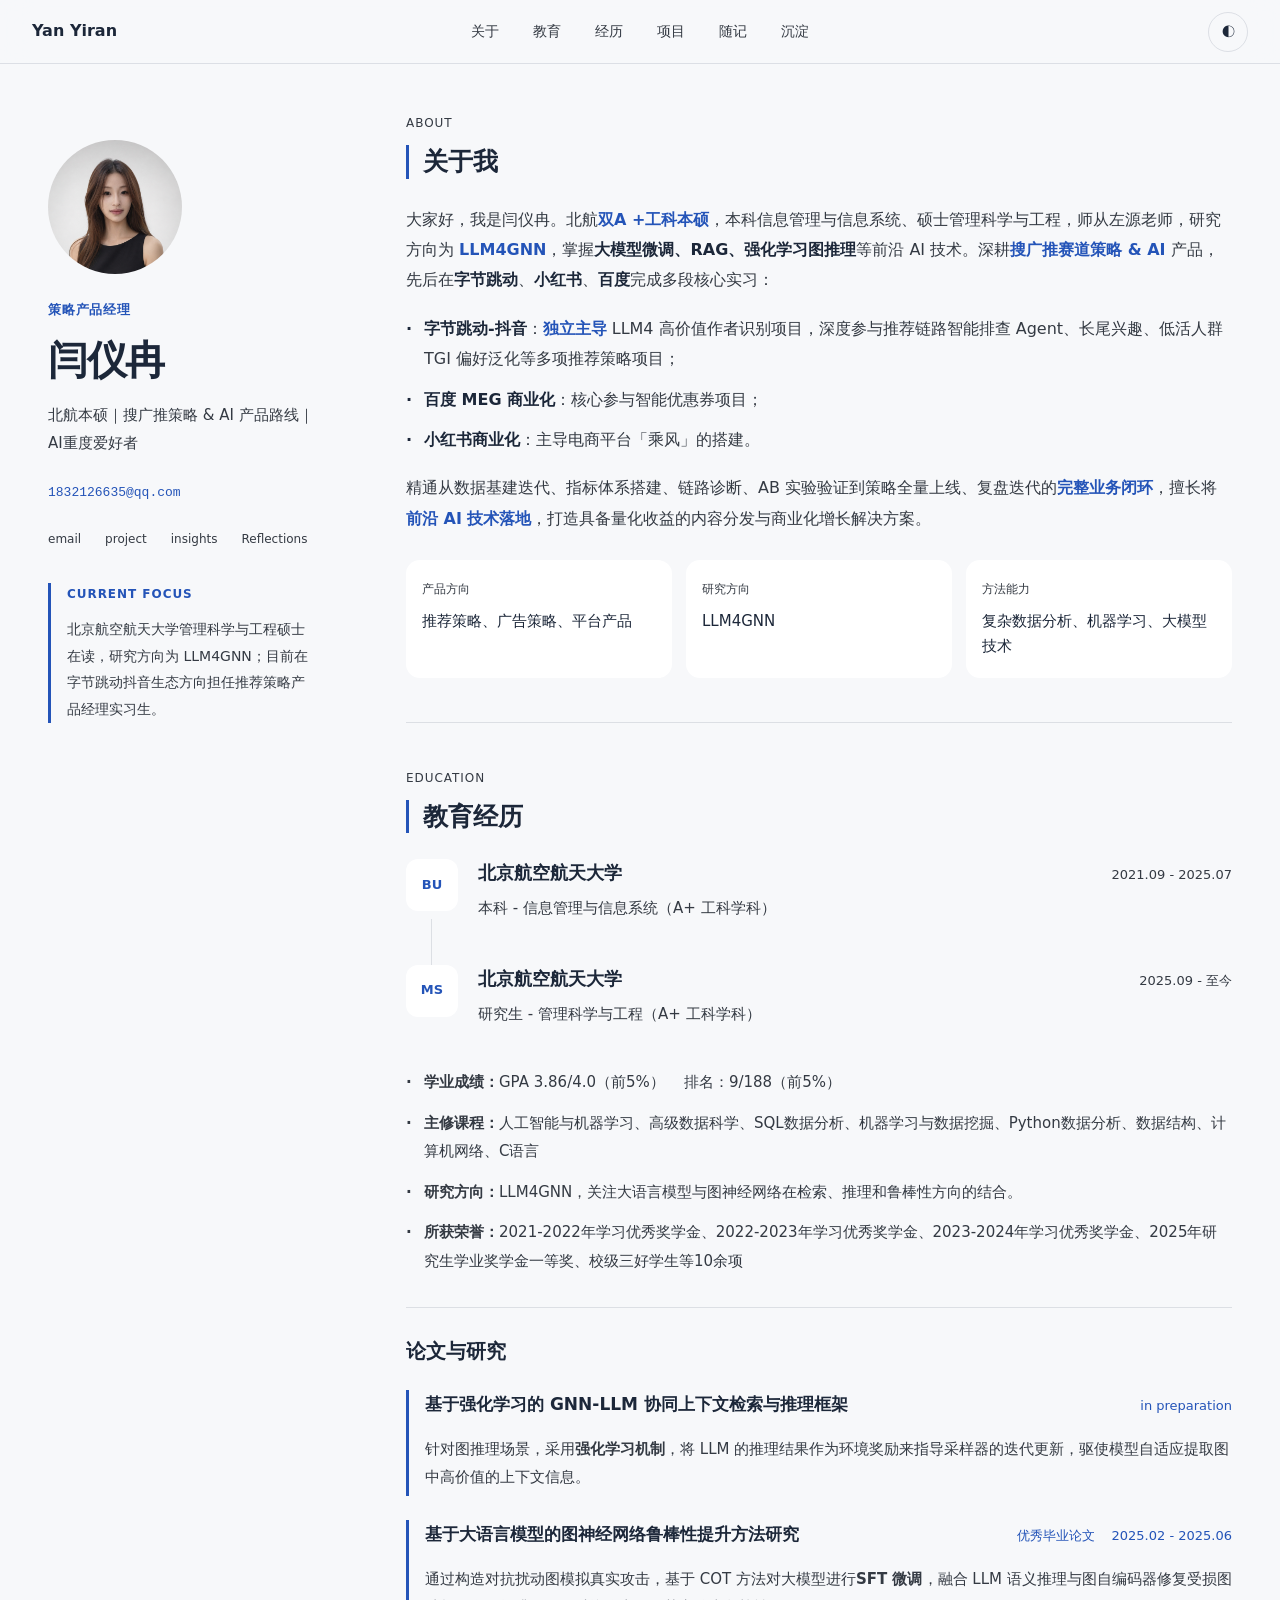
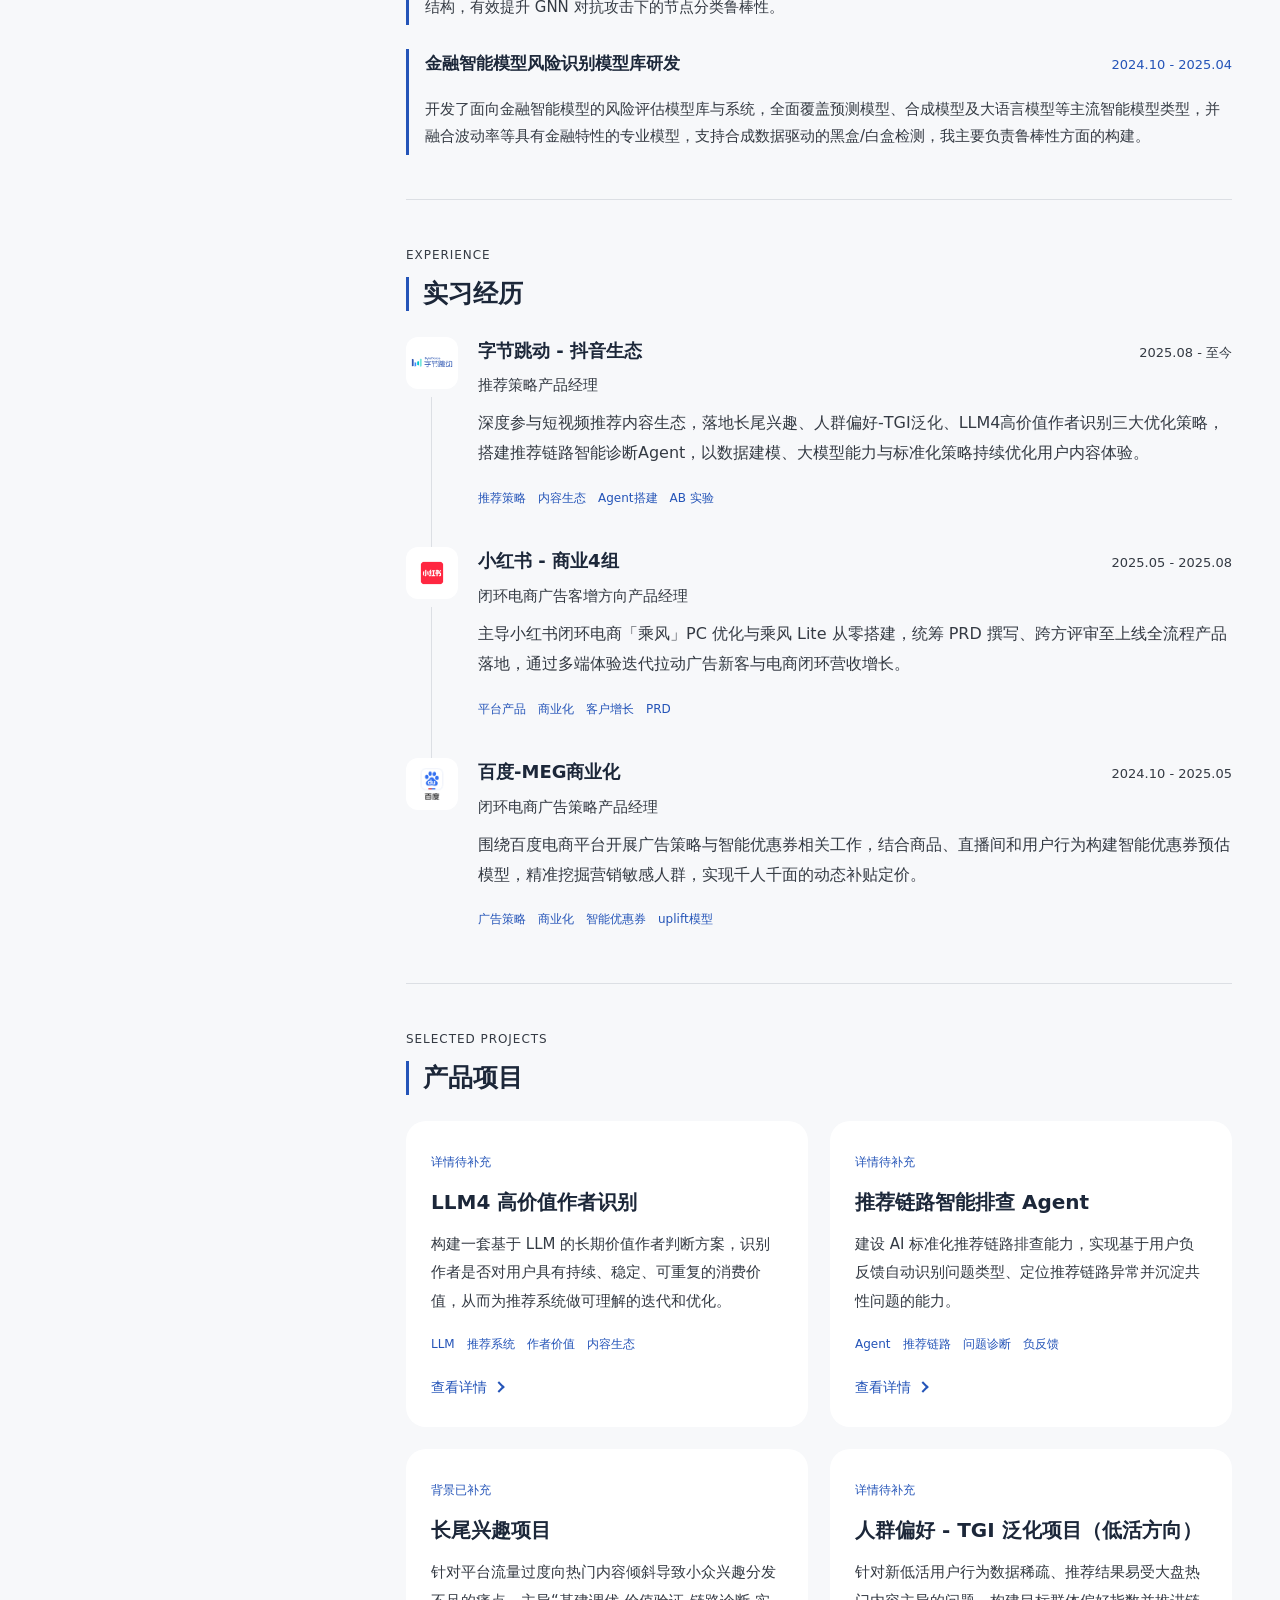
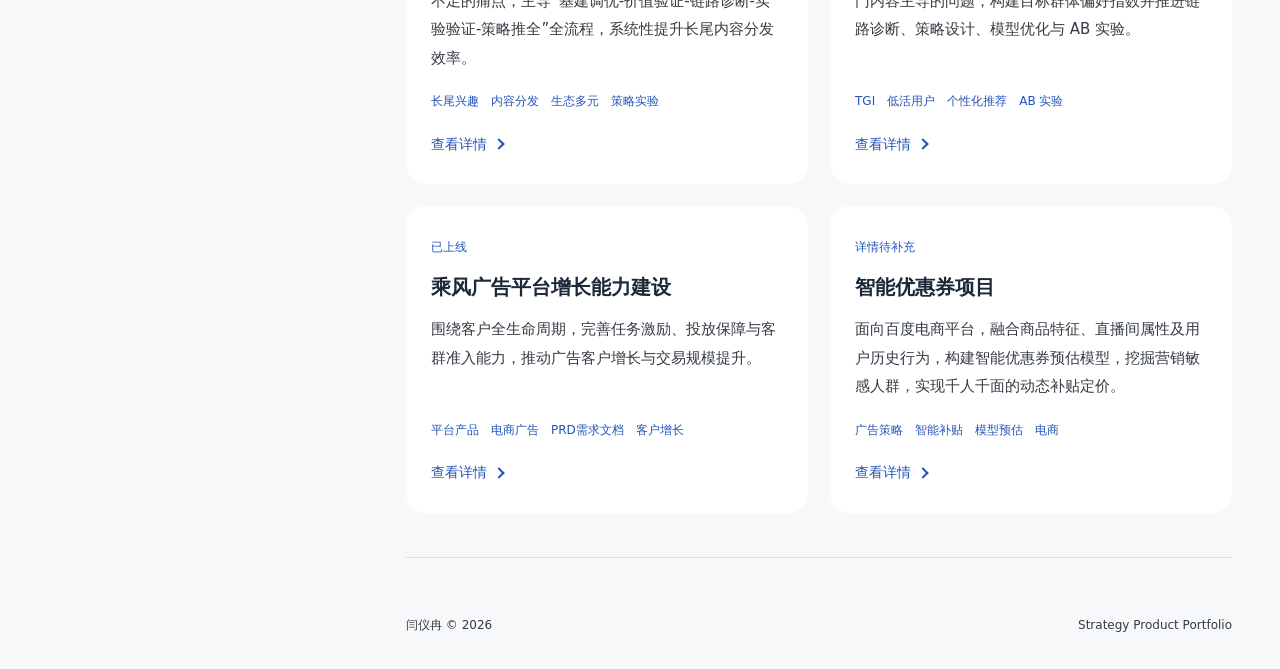
<file: index.html>
<!doctype html>
<html lang="zh-CN">
  <head>
    <meta charset="utf-8">
    <meta name="viewport" content="width=device-width, initial-scale=1">
    <meta name="description" content="闫仪冉的个人主页，展示策略产品经理经历、项目作品、教育背景与专业能力。">
    <title>闫仪冉 - 策略产品经理</title>
    <link rel="icon" href="assets/favicon.svg" type="image/svg+xml">
    <link rel="stylesheet" href="styles.css">
    <link rel="stylesheet" href="homepage.css?v=20261015-1">
  </head>
  <body class="homepage">
    <header class="topbar">
      <a class="brand" href="#top" aria-label="返回顶部" data-bind="profile.shortName">Home</a>
      <nav class="nav" aria-label="页面导航">
        <a href="#about">关于</a>
        <a href="#education">教育</a>
        <a href="#experience">经历</a>
        <a href="#projects">项目</a>
        <a href="insights.html">随记</a>
        <a href="reflections.html">沉淀</a>
      </nav>
      <button class="theme-toggle" type="button" aria-label="切换深浅色主题" title="切换主题">
        <span aria-hidden="true">◐</span>
      </button>
    </header>

    <main id="top" class="shell">
      <aside class="sidebar" aria-label="个人信息">
        <section class="profile-panel">
          <img class="avatar" src="assets/profile.jpg" alt="闫仪冉照片">
          <p class="eyebrow" data-bind="profile.role">策略产品经理</p>
          <h1 data-bind="profile.name">你的姓名</h1>
          <p class="bio-line" data-bind="profile.tagline">用一句话介绍你正在研究、创造或相信的事情。</p>
          <a class="email" href="mailto:your.email@example.com" data-bind="profile.email">your.email@example.com</a>
          <div class="social-links" data-render="links"></div>
        </section>

        <section class="note-panel">
          <p class="note-title">Current Focus</p>
          <p data-bind="profile.current">正在寻找有趣的问题、可靠的系统和长期主义的合作者。</p>
        </section>
      </aside>

      <div class="content">
        <section id="about" class="section reveal">
          <div class="section-heading">
            <p class="section-kicker">About</p>
            <h2>关于我</h2>
          </div>
          <div class="prose" data-render="about"></div>
          <div class="quick-facts" data-render="facts"></div>
        </section>

        <section id="education" class="section reveal">
          <div class="section-heading">
            <p class="section-kicker">Education</p>
            <h2>教育经历</h2>
          </div>
          <div class="timeline" data-render="education"></div>

          <ul class="education-summary" data-render="education-summary"></ul>

          <div class="nested-section">
            <h3>论文与研究</h3>
            <ol class="publication-list" data-render="publications"></ol>
          </div>

        </section>

        <section id="experience" class="section reveal">
          <div class="section-heading">
            <p class="section-kicker">Experience</p>
            <h2>实习经历</h2>
          </div>
          <div class="timeline" data-render="experience"></div>
        </section>

        <section id="projects" class="section reveal priority-section">
          <div class="section-heading">
            <p class="section-kicker">Selected Projects</p>
            <h2>产品项目</h2>
          </div>
          <div class="project-grid" data-render="projects"></div>
        </section>

        <footer class="footer">
          <p><span data-bind="profile.name">你的姓名</span> © <span data-render="year"></span></p>
          <p>Strategy Product Portfolio</p>
        </footer>
      </div>
    </main>

    <script src="data.js"></script>
    <script src="app.js"></script>
  </body>
</html>
</file>
<file: styles.css>
:root {
  color-scheme: light;
  --bg: #f5f9ff;
  --surface: #ffffff;
  --text: #152238;
  --muted: #5d6b82;
  --line: rgba(34, 83, 142, 0.14);
  --accent: #1f66d1;
  --accent-2: #0f8fb3;
  --accent-3: #6b7cff;
  --soft: #e7f1ff;
  --shadow: 0 18px 50px rgba(31, 102, 209, 0.1);
}

:root[data-theme="dark"] {
  color-scheme: dark;
  --bg: #0d1627;
  --surface: #121f34;
  --text: #eef5ff;
  --muted: #a9b8cf;
  --line: rgba(215, 230, 255, 0.14);
  --accent: #73a7ff;
  --accent-2: #66d8ef;
  --accent-3: #a4adff;
  --soft: #172b47;
  --shadow: 0 18px 50px rgba(0, 0, 0, 0.28);
}

* {
  box-sizing: border-box;
}

html {
  scroll-behavior: smooth;
}

body {
  margin: 0;
  min-width: 320px;
  background:
    radial-gradient(circle at 18% 6%, rgba(31, 102, 209, 0.12), transparent 28%),
    linear-gradient(90deg, rgba(15, 143, 179, 0.08), transparent 38%),
    var(--bg);
  color: var(--text);
  font-family: Inter, ui-sans-serif, system-ui, -apple-system, BlinkMacSystemFont, "Segoe UI", sans-serif;
  font-size: 16px;
  line-height: 1.65;
}

a {
  color: var(--accent);
  text-decoration: none;
}

a:hover {
  color: var(--accent-2);
}

.topbar {
  position: sticky;
  top: 0;
  z-index: 10;
  display: grid;
  grid-template-columns: minmax(110px, 1fr) auto minmax(44px, 1fr);
  align-items: center;
  gap: 16px;
  min-height: 64px;
  padding: 0 42px;
  background: color-mix(in srgb, var(--bg) 88%, transparent);
  border-bottom: 1px solid var(--line);
  backdrop-filter: blur(16px);
}

.brand {
  width: max-content;
  color: var(--text);
  font-weight: 750;
}

.nav {
  display: flex;
  align-items: center;
  justify-content: center;
  gap: 4px;
  padding: 4px;
  border: 1px solid var(--line);
  border-radius: 999px;
  background: color-mix(in srgb, var(--surface) 72%, transparent);
}

.nav a {
  min-width: 58px;
  padding: 7px 13px;
  border-radius: 999px;
  color: var(--muted);
  font-size: 14px;
  font-weight: 650;
  text-align: center;
}

.nav a:hover {
  background: var(--soft);
  color: var(--text);
}

.theme-toggle {
  justify-self: end;
  width: 40px;
  height: 40px;
  border: 1px solid var(--line);
  border-radius: 50%;
  background: var(--surface);
  color: var(--text);
  cursor: pointer;
  box-shadow: 0 8px 24px rgba(31, 102, 209, 0.12);
}

.shell {
  display: grid;
  grid-template-columns: 330px minmax(0, 760px);
  gap: 64px;
  width: min(1120px, calc(100% - 48px));
  margin: 0 auto;
}

.sidebar {
  position: sticky;
  top: 96px;
  align-self: start;
  min-height: calc(100vh - 96px);
  padding: 56px 0 32px;
}

.profile-panel,
.note-panel {
  border: 1px solid var(--line);
  border-radius: 8px;
  background: color-mix(in srgb, var(--surface) 82%, transparent);
  box-shadow: var(--shadow);
}

.profile-panel {
  padding: 28px;
  text-align: center;
}

.avatar {
  display: block;
  width: 184px;
  height: 184px;
  margin: 0 auto 24px;
  border: 4px solid var(--surface);
  border-radius: 50%;
  object-fit: cover;
  object-position: center 18%;
  box-shadow: 0 18px 44px rgba(31, 102, 209, 0.18);
}

.eyebrow,
.section-kicker,
.note-title {
  margin: 0;
  color: var(--accent-2);
  font-size: 12px;
  font-weight: 800;
  letter-spacing: 0.12em;
  text-transform: uppercase;
}

h1,
h2,
h3,
p {
  overflow-wrap: anywhere;
}

h1 {
  margin: 8px 0 8px;
  font-size: 31px;
  line-height: 1.18;
}

.bio-line {
  margin: 0 0 16px;
  color: var(--muted);
  font-size: 15px;
}

.email {
  display: inline-block;
  margin-bottom: 20px;
  font-family: "SFMono-Regular", Consolas, monospace;
  font-size: 13px;
  word-break: break-all;
}

.social-links {
  display: flex;
  flex-wrap: wrap;
  justify-content: center;
  gap: 10px;
}

.social-links a {
  display: inline-flex;
  align-items: center;
  justify-content: center;
  min-height: 38px;
  padding: 0 13px;
  border: 1px solid var(--line);
  border-radius: 999px;
  background: var(--surface);
  color: var(--text);
  font-size: 12px;
  font-weight: 800;
  line-height: 1;
}

.social-links a:hover {
  border-color: color-mix(in srgb, var(--accent-2) 52%, var(--line));
  background: var(--soft);
}

.note-panel {
  margin-top: 18px;
  padding: 18px 20px;
}

.note-panel p:last-child {
  margin: 8px 0 0;
  color: var(--muted);
  font-size: 14px;
}

.content {
  min-width: 0;
  padding: 72px 0 56px;
}

.section {
  padding: 42px 0;
  border-bottom: 1px solid var(--line);
}

.section:first-child {
  padding-top: 56px;
}

.section-heading {
  display: grid;
  grid-template-columns: 130px minmax(0, 1fr);
  gap: 24px;
  align-items: baseline;
  margin-bottom: 22px;
}

.section-heading h2 {
  margin: 0;
  font-size: 27px;
  line-height: 1.2;
}

.prose {
  color: var(--text);
  font-size: 17px;
}

.prose p {
  margin: 0 0 14px;
}

.prose .indent {
  text-indent: 2em;
}

.prose strong {
  color: var(--text);
  font-weight: 850;
}

.prose strong.highlight {
  color: var(--accent);
}

.about-list {
  display: grid;
  gap: 8px;
  padding: 0;
  margin: 0 0 14px;
  list-style: none;
}

.about-list li {
  position: relative;
  padding-left: 18px;
  color: var(--text);
}

.about-list li::before {
  content: "·";
  position: absolute;
  left: 0;
  top: 0;
  color: var(--text);
  font-weight: 850;
}

.quick-facts {
  display: grid;
  grid-template-columns: minmax(0, 1fr) minmax(130px, 0.7fr) minmax(280px, 1.45fr);
  gap: 10px;
  margin-top: 24px;
}

.fact {
  min-height: 92px;
  padding: 16px;
  border: 1px solid var(--line);
  border-radius: 8px;
  background: color-mix(in srgb, var(--surface) 76%, transparent);
}

.fact span {
  display: block;
  color: var(--muted);
  font-size: 12px;
}

.fact strong {
  display: block;
  margin-top: 6px;
  color: var(--text);
  font-size: 14px;
  line-height: 1.35;
  white-space: nowrap;
}

.timeline {
  display: grid;
  gap: 18px;
}

.timeline-item {
  display: grid;
  grid-template-columns: 64px minmax(0, 1fr);
  gap: 18px;
  position: relative;
}

.timeline-item::before {
  position: absolute;
  top: 66px;
  bottom: -18px;
  left: 31px;
  width: 1px;
  background: var(--line);
  content: "";
}

.timeline-item:last-child::before {
  display: none;
}

.timeline-mark {
  display: flex;
  align-items: center;
  justify-content: center;
  width: 64px;
  height: 64px;
  border: 1px solid var(--line);
  border-radius: 14px;
  background: var(--surface);
  color: var(--accent);
  font-size: 13px;
  font-weight: 850;
  box-shadow: 0 10px 26px rgba(31, 102, 209, 0.1);
  overflow: hidden;
}

.timeline-mark img {
  display: block;
  max-width: 54px;
  max-height: 42px;
  object-fit: contain;
}

.timeline-body {
  min-width: 0;
  padding: 0 0 8px;
}

.item-head {
  display: flex;
  justify-content: space-between;
  gap: 16px;
  align-items: baseline;
}

.item-head h3,
.project-card h3,
.publication-list h3,
.award-item h3 {
  margin: 0;
  color: var(--text);
  font-size: 17px;
  line-height: 1.35;
}

.item-head time {
  flex: 0 0 auto;
  color: var(--accent);
  font-size: 13px;
  font-weight: 750;
}

.subtitle,
.venue {
  margin: 4px 0;
  color: var(--text);
}

.timeline-body > p:not(.subtitle) {
  margin: 8px 0 0;
  color: var(--muted);
  font-size: 15px;
}

.timeline-body > p:not(.subtitle) strong {
  color: var(--text);
  font-weight: 850;
}

.education-summary {
  display: grid;
  gap: 8px;
  margin-top: 24px;
  padding: 0;
  list-style: none;
}

.education-summary li {
  position: relative;
  padding-left: 18px;
  margin: 0;
  color: var(--muted);
}

.education-summary li::before {
  content: "·";
  position: absolute;
  left: 0;
  top: 0;
  color: var(--muted);
  font-weight: 850;
}

.education-summary strong {
  color: var(--muted);
  font-weight: 850;
}

.tags {
  display: flex;
  flex-wrap: wrap;
  gap: 7px;
  margin-top: 12px;
}

.tag {
  display: inline-flex;
  align-items: center;
  min-height: 26px;
  padding: 3px 9px;
  border: 1px solid color-mix(in srgb, var(--accent-2) 28%, var(--line));
  border-radius: 999px;
  color: var(--accent-2);
  font-size: 12px;
  font-weight: 700;
}

.project-grid {
  display: grid;
  grid-template-columns: 1fr;
  gap: 16px;
}

.project-card {
  display: flex;
  flex-direction: column;
  justify-content: space-between;
  min-height: 190px;
  padding: 22px 24px;
  border: 1px solid var(--line);
  border-radius: 8px;
  background:
    linear-gradient(180deg, rgba(31, 102, 209, 0.08), transparent 46%),
    color-mix(in srgb, var(--surface) 88%, transparent);
  box-shadow: 0 14px 38px rgba(31, 102, 209, 0.08);
  transition: transform 180ms ease, border-color 180ms ease, box-shadow 180ms ease;
}

.project-card:hover {
  transform: translateY(-2px);
  border-color: color-mix(in srgb, var(--accent) 45%, var(--line));
  box-shadow: 0 18px 46px rgba(31, 102, 209, 0.13);
}

.project-card h3 {
  font-size: 20px;
}

.project-card h3 a {
  color: var(--text);
}

.project-status {
  display: inline-flex;
  width: max-content;
  max-width: 100%;
  min-height: 24px;
  margin: 0 0 10px;
  padding: 2px 8px;
  border-radius: 999px;
  background: var(--soft);
  color: var(--accent);
  font-size: 12px;
  font-weight: 800;
}

.project-card p {
  margin: 10px 0 0;
  color: var(--muted);
  max-width: 68ch;
}

.project-card .project-status {
  margin: 0 0 10px;
  color: var(--accent);
}

.detail-link,
.back-link {
  display: inline-flex;
  align-items: center;
  width: max-content;
  max-width: 100%;
  margin-top: 18px;
  color: var(--accent);
  font-size: 14px;
  font-weight: 800;
}

.detail-link::after,
.back-link::before {
  content: "";
  display: inline-block;
  width: 6px;
  height: 6px;
  border-right: 2px solid currentColor;
  border-bottom: 2px solid currentColor;
}

.detail-link::after {
  margin-left: 8px;
  transform: rotate(-45deg);
}

.back-link::before {
  margin-right: 8px;
  transform: rotate(135deg);
}

.publication-list {
  display: grid;
  gap: 14px;
  padding: 0;
  margin: 0;
  list-style: none;
}

.publication-list li {
  min-height: 130px;
  padding: 0 0 0 18px;
  border-left: 3px solid var(--accent-3);
  transition: border-color 180ms ease, background 180ms ease;
}

.publication-list li:hover {
  border-left-color: var(--accent);
  background: color-mix(in srgb, var(--soft) 42%, transparent);
}

.publication-link {
  display: block;
  color: inherit;
}

.publication-head {
  display: flex;
  justify-content: space-between;
  gap: 18px;
  align-items: baseline;
}

.publication-list p {
  margin: 4px 0;
}

.publication-list .venue {
  flex: 0 0 auto;
  color: var(--accent);
  font-size: 13px;
  font-weight: 750;
  text-align: right;
}

.publication-desc {
  color: var(--muted);
}

.publication-desc strong {
  color: var(--muted);
  font-weight: 850;
}

.pub-links {
  display: flex;
  flex-wrap: wrap;
  gap: 14px;
  margin-top: 8px;
  font-size: 14px;
  font-weight: 750;
}

.nested-section {
  margin-top: 30px;
  padding-top: 24px;
  border-top: 1px solid var(--line);
}

.nested-section h3 {
  margin: 0 0 14px;
  color: var(--text);
  font-size: 18px;
}

.course-list {
  display: flex;
  flex-wrap: wrap;
  gap: 10px;
}

.course-chip {
  display: inline-flex;
  align-items: center;
  min-height: 34px;
  padding: 5px 12px;
  border: 1px solid var(--line);
  border-radius: 999px;
  background: color-mix(in srgb, var(--surface) 88%, transparent);
  color: var(--text);
  font-size: 14px;
  font-weight: 700;
}

.skill-list {
  display: grid;
  gap: 12px;
  margin-top: 22px;
}

.skill-item {
  display: grid;
  grid-template-columns: 16px minmax(0, 1fr);
  gap: 12px;
  align-items: start;
  padding: 14px 16px;
  border: 1px solid var(--line);
  border-radius: 8px;
  background: color-mix(in srgb, var(--surface) 82%, transparent);
}

.skill-item span {
  width: 9px;
  height: 9px;
  margin-top: 9px;
  border-radius: 50%;
  background: var(--accent-2);
}

.skill-item p {
  margin: 0;
  color: var(--muted);
}

.award-list {
  display: grid;
  gap: 12px;
}

.award-item {
  display: grid;
  grid-template-columns: 28px minmax(0, 1fr);
  gap: 12px;
  align-items: start;
}

.award-item span {
  color: var(--accent);
  line-height: 1.7;
}

.award-item p {
  margin: 2px 0 0;
  color: var(--muted);
}

.footer {
  display: flex;
  justify-content: space-between;
  gap: 20px;
  padding-top: 28px;
  color: var(--muted);
  font-size: 13px;
}

.footer p {
  margin: 0;
}

.detail-shell {
  width: min(900px, calc(100% - 48px));
  margin: 0 auto;
  padding: 72px 0 64px;
}

.project-detail {
  padding: 42px;
  border: 1px solid var(--line);
  border-radius: 8px;
  background: color-mix(in srgb, var(--surface) 88%, transparent);
  box-shadow: var(--shadow);
}

.project-detail h1 {
  margin: 10px 0 12px;
  font-size: 36px;
}

.detail-title-row {
  display: flex;
  justify-content: space-between;
  gap: 24px;
  align-items: baseline;
}

.detail-title-row h1 {
  min-width: 0;
}

.detail-title-row .venue {
  flex: 0 0 auto;
  color: var(--accent);
  font-size: 14px;
  font-weight: 800;
  text-align: right;
}

.detail-summary {
  margin: 0;
  color: var(--muted);
  font-size: 18px;
}

.detail-summary strong {
  color: var(--muted);
  font-weight: 850;
}

.project-detail .detail-summary,
.project-detail .detail-summary strong {
  color: var(--text);
}

.research-media {
  margin-top: 34px;
}

.nested-research-media {
  margin-top: 28px;
}

.nested-research-media h3 {
  margin: 0 0 10px;
  color: var(--text);
  font-size: 18px;
}

.research-media video {
  display: block;
  width: 100%;
  max-height: 520px;
  border: 1px solid var(--line);
  border-radius: 8px;
  background: #000000;
  box-shadow: 0 14px 38px rgba(31, 102, 209, 0.08);
}

.detail-block {
  margin-top: 34px;
  padding-top: 28px;
  border-top: 1px solid var(--line);
}

.detail-block.first-detail-block {
  padding-top: 0;
  border-top: 0;
}

.detail-block h2,
.detail-block h3 {
  margin: 0 0 8px;
}

.detail-block p {
  margin: 0;
  color: var(--muted);
}

.project-case-section p,
.project-case-section .case-bullets li,
.project-case-section .case-table td,
.project-case-section .case-note {
  color: var(--text);
}

.detail-prose p {
  text-indent: 2em;
}

.detail-prose p + p {
  margin-top: 14px;
}

.detail-prose strong {
  color: var(--text);
  font-weight: 850;
}

.project-case-section:first-of-type {
  margin-top: 34px;
}

.detail-figure {
  margin: 30px 0 0;
}

.case-figure {
  width: min(560px, 100%);
  margin: 22px auto 0;
}

.case-figure-wide {
  width: 100%;
}

.detail-figure img {
  display: block;
  width: 100%;
  border: 1px solid var(--line);
  border-radius: 8px;
  background: var(--surface);
  box-shadow: 0 14px 38px rgba(31, 102, 209, 0.08);
}

.case-bullets {
  display: grid;
  gap: 8px;
  padding: 0;
  margin: 16px 0 0;
  list-style: none;
}

.case-bullets li {
  position: relative;
  padding-left: 18px;
  color: var(--muted);
}

.case-bullets li::before {
  content: "·";
  position: absolute;
  left: 0;
  top: 0;
  color: var(--accent);
  font-weight: 850;
}

.case-metrics {
  display: grid;
  grid-template-columns: repeat(4, minmax(0, 1fr));
  gap: 12px;
  margin: 20px 0;
}

.case-metric {
  display: grid;
  align-content: start;
  gap: 5px;
  min-height: 116px;
  padding: 20px 16px;
  border: 1px solid var(--line);
  border-radius: 10px;
  background: linear-gradient(145deg, color-mix(in srgb, var(--accent) 9%, var(--surface)), var(--surface));
}

.case-metric strong {
  color: var(--accent);
  font-size: clamp(24px, 3vw, 34px);
  line-height: 1;
}

.case-metric span {
  color: var(--text);
  font-size: 13px;
  font-weight: 750;
}

.case-metric small {
  color: var(--muted);
  font-size: 11px;
}

.case-note-bullets {
  margin-top: 10px;
}

.case-note-bullets strong {
  color: var(--text);
  font-weight: 850;
}

.case-subhead {
  margin: 22px 0 10px;
  color: var(--text);
  font-size: 18px;
}

.case-subsection {
  margin-top: 28px;
}

.case-subsection > h3 {
  margin: 0 0 14px;
  color: var(--text);
  font-size: 19px;
  font-weight: 850;
}

.case-subgroup {
  margin-top: 22px;
}

.case-subgroup > h4 {
  margin: 0 0 10px;
  color: var(--text);
  font-size: 16px;
  font-weight: 850;
}

.case-table-wrap {
  margin-top: 18px;
  overflow-x: auto;
  border: 1px solid var(--line);
  border-radius: 8px;
  background: var(--surface);
}

.case-table {
  width: 100%;
  min-width: 760px;
  border-collapse: collapse;
  font-size: 14px;
}

.case-table th,
.case-table td {
  padding: 12px 14px;
  border-bottom: 1px solid var(--line);
  text-align: left;
  vertical-align: top;
}

.case-table th {
  color: var(--text);
  font-weight: 850;
  background: var(--soft);
}

.case-table td {
  color: var(--text);
}

.case-table tr:last-child td {
  border-bottom: 0;
}

.case-table strong {
  color: var(--text);
  font-weight: 850;
}

.case-conclusion {
  margin-top: 16px;
}

.case-note {
  margin: 18px 0 0;
  padding: 12px 16px;
  border-left: 4px solid var(--accent);
  background: color-mix(in srgb, var(--soft) 56%, transparent);
  color: var(--muted);
  font-size: 15px;
  line-height: 1.65;
}

.case-note strong {
  color: var(--text);
  font-weight: 850;
}

.case-note p {
  margin: 0;
  text-indent: 0;
}

.case-note p + p {
  margin-top: 8px;
}

/* Chengfeng case study: stronger hierarchy for long-form product documentation. */
.project-detail[data-project-id="chengfeng-platform"] {
  padding: clamp(24px, 5vw, 52px);
}

.project-detail[data-project-id="chengfeng-platform"] .project-case-section {
  margin-top: 30px;
  padding: clamp(24px, 4vw, 38px);
  border: 1px solid color-mix(in srgb, var(--accent) 14%, var(--line));
  border-radius: 16px;
  background: linear-gradient(145deg, color-mix(in srgb, var(--accent) 3%, var(--surface)), var(--surface) 48%);
  box-shadow: 0 16px 44px rgba(31, 102, 209, 0.06);
}

.project-detail[data-project-id="chengfeng-platform"] .project-case-section.first-detail-block {
  padding-top: clamp(24px, 4vw, 38px);
}

.project-detail[data-project-id="chengfeng-platform"] .project-case-section > h2 {
  display: flex;
  align-items: center;
  gap: 12px;
  margin-bottom: 22px;
  font-size: clamp(22px, 3vw, 28px);
  line-height: 1.25;
}

.project-detail[data-project-id="chengfeng-platform"] .project-case-section > h2::before {
  width: 5px;
  height: 1.25em;
  border-radius: 999px;
  background: var(--accent);
  content: "";
  flex: 0 0 auto;
}

.project-detail[data-project-id="chengfeng-platform"] .project-case-section > p {
  max-width: 72ch;
}

.project-detail[data-project-id="chengfeng-platform"] .detail-prose p {
  text-indent: 0;
  line-height: 1.86;
}

.project-detail[data-project-id="chengfeng-platform"] .case-subsection {
  position: relative;
  margin-top: 24px;
  padding: clamp(22px, 4vw, 34px);
  overflow: hidden;
  border: 1px solid var(--line);
  border-radius: 14px;
  background: color-mix(in srgb, var(--surface) 96%, var(--accent));
}

.project-detail[data-project-id="chengfeng-platform"] .case-subsection::before {
  position: absolute;
  inset: 0 auto 0 0;
  width: 4px;
  background: linear-gradient(180deg, var(--accent), color-mix(in srgb, var(--accent) 18%, transparent));
  content: "";
}

.project-detail[data-project-id="chengfeng-platform"] .case-subsection > h3 {
  margin-bottom: 22px;
  color: var(--accent);
  font-size: clamp(20px, 2.5vw, 24px);
  line-height: 1.45;
}

.project-detail[data-project-id="chengfeng-platform"] .case-subhead {
  margin: 2px 0 14px;
}

.project-detail[data-project-id="chengfeng-platform"] .case-subgroup {
  margin-top: 24px;
  padding: 20px 22px;
  border-left: 2px solid color-mix(in srgb, var(--accent) 34%, var(--line));
  border-radius: 0 10px 10px 0;
  background: color-mix(in srgb, var(--soft) 45%, transparent);
}

.project-detail[data-project-id="chengfeng-platform"] .case-subgroup > h4 {
  margin-bottom: 12px;
  color: var(--accent);
  font-size: 17px;
  line-height: 1.5;
}

.project-detail[data-project-id="chengfeng-platform"] .case-major-group {
  margin-top: 30px;
  padding: 0;
  border-left: 0;
  border-radius: 0;
  background: transparent;
}

.project-detail[data-project-id="chengfeng-platform"] .case-subsection > .case-major-heading,
.project-detail[data-project-id="chengfeng-platform"] .case-major-group > .case-major-heading {
  display: flex;
  align-items: center;
  gap: 10px;
  width: 100%;
  margin-bottom: 14px;
  padding: 0 0 10px;
  border-bottom: 1px solid color-mix(in srgb, var(--accent) 22%, var(--line));
  border-radius: 0;
  background: transparent;
  color: var(--text);
  font-size: 18px;
  font-weight: 850;
  line-height: 1.45;
}

.project-detail[data-project-id="chengfeng-platform"] .case-major-heading::before {
  width: 4px;
  height: 1.05em;
  border-radius: 999px;
  background: var(--accent);
  content: "";
  flex: 0 0 auto;
}

.project-detail[data-project-id="chengfeng-platform"] .case-bullets {
  gap: 12px;
  margin-top: 18px;
}

.project-detail[data-project-id="chengfeng-platform"] .case-bullets li {
  padding-left: 22px;
  line-height: 1.75;
}

.project-detail[data-project-id="chengfeng-platform"] .case-bullets li::before {
  content: "→";
}

.project-detail[data-project-id="chengfeng-platform"] .case-conclusion {
  margin-top: 20px;
  padding: 16px 18px;
  border: 1px solid color-mix(in srgb, var(--accent) 20%, var(--line));
  border-radius: 10px;
  background: color-mix(in srgb, var(--accent) 7%, var(--surface));
  font-weight: 650;
}

.project-detail[data-project-id="chengfeng-platform"] .case-figure {
  margin-top: 26px;
  padding: 10px;
  border: 1px solid var(--line);
  border-radius: 12px;
  background: var(--surface);
}

.project-detail[data-project-id="chengfeng-platform"] .case-figure img {
  box-shadow: none;
}

.project-detail[data-project-id="chengfeng-platform"] .case-footer-note {
  margin-top: 28px;
  padding: 18px 20px;
  border: 1px solid color-mix(in srgb, var(--accent) 20%, var(--line));
  border-left: 4px solid var(--accent);
  border-radius: 0 10px 10px 0;
}

.project-detail[data-project-id="chengfeng-platform"] .case-metric {
  border-color: color-mix(in srgb, var(--accent) 18%, var(--line));
  box-shadow: 0 10px 24px rgba(31, 102, 209, 0.05);
}

.detail-grid {
  display: grid;
  grid-template-columns: repeat(3, minmax(0, 1fr));
  gap: 14px;
}

.detail-grid > div {
  min-height: 160px;
  padding: 18px;
  border: 1px solid var(--line);
  border-radius: 8px;
  background: var(--soft);
}

.writing-shell {
  width: min(960px, calc(100% - 48px));
  margin: 0 auto;
  padding: 72px 0 72px;
}

.writing-hero {
  max-width: 760px;
  margin-bottom: 30px;
}

.writing-hero h1 {
  margin: 8px 0 8px;
  font-size: 42px;
}

.writing-hero p:last-child {
  margin: 0;
  color: var(--text);
  font-size: 18px;
}

.insight-feed {
  display: grid;
  gap: 16px;
}

.writing-toolbar {
  display: flex;
  justify-content: flex-end;
}

.publish-button,
.ghost-button {
  display: inline-flex;
  align-items: center;
  justify-content: center;
  min-height: 38px;
  padding: 0 18px;
  border: 1px solid var(--line);
  border-radius: 999px;
  font-size: 14px;
  font-weight: 850;
}

.publish-button {
  border-color: var(--accent);
  background: var(--accent);
  color: #ffffff;
}

.publish-button:hover {
  background: var(--accent-2);
  color: #ffffff;
}

.ghost-button {
  background: var(--surface);
  color: var(--text);
}

.ghost-button:hover {
  border-color: color-mix(in srgb, var(--accent-2) 52%, var(--line));
  background: var(--soft);
  color: var(--text);
}

.writing-editor {
  display: grid;
  gap: 14px;
  padding: 22px;
  border: 1px solid var(--line);
  border-radius: 8px;
  background: color-mix(in srgb, var(--surface) 92%, transparent);
  box-shadow: var(--shadow);
}

.writing-editor label {
  display: grid;
  gap: 7px;
}

.writing-editor label span {
  color: var(--accent);
  font-size: 13px;
  font-weight: 850;
}

.writing-editor input,
.writing-editor textarea {
  width: 100%;
  border: 1px solid var(--line);
  border-radius: 8px;
  background: var(--surface);
  color: var(--text);
  font: inherit;
  font-size: 15px;
}

.writing-editor input {
  min-height: 42px;
  padding: 8px 11px;
}

.writing-editor textarea {
  min-height: 112px;
  padding: 10px 11px;
  resize: vertical;
}

.writing-editor input:focus,
.writing-editor textarea:focus {
  outline: 2px solid color-mix(in srgb, var(--accent) 24%, transparent);
  border-color: var(--accent);
}

.editor-grid {
  display: grid;
  grid-template-columns: minmax(0, 0.8fr) minmax(0, 1.2fr);
  gap: 14px;
}

.editor-actions,
.card-actions {
  display: flex;
  flex-wrap: wrap;
  gap: 8px;
}

.editor-actions button,
.card-actions button,
.card-actions a {
  min-height: 34px;
  border: 1px solid var(--line);
  border-radius: 999px;
  background: var(--surface);
  color: var(--text);
  font: inherit;
  font-size: 13px;
  font-weight: 800;
  cursor: pointer;
}

.editor-actions button {
  padding: 0 16px;
}

.card-actions button,
.card-actions a {
  display: inline-flex;
  align-items: center;
  justify-content: center;
  padding: 0 12px;
}

.editor-actions button[type="submit"] {
  border-color: var(--accent);
  background: var(--accent);
  color: #ffffff;
}

.editor-actions button:hover,
.card-actions button:hover,
.card-actions a:hover {
  border-color: color-mix(in srgb, var(--accent-2) 52%, var(--line));
  background: var(--soft);
  color: var(--text);
}

.editor-actions button[type="submit"]:hover {
  background: var(--accent-2);
  color: #ffffff;
}

.compose-detail h1 {
  margin-bottom: 20px;
}

.compose-editor {
  margin-top: 20px;
}

.insight-card,
.reflection-card {
  border: 1px solid var(--line);
  border-radius: 8px;
  background: color-mix(in srgb, var(--surface) 88%, transparent);
  box-shadow: var(--shadow);
}

.insight-card {
  padding: 24px 26px;
}

.writing-card-head {
  display: flex;
  justify-content: space-between;
  gap: 18px;
  align-items: start;
}

.writing-card-head h2 {
  min-width: 0;
  margin-top: 0;
}

.insight-card time {
  color: var(--accent);
  font-size: 13px;
  font-weight: 800;
}

.insight-card h2,
.reflection-card h2 {
  margin: 8px 0 8px;
  color: var(--text);
  font-size: 22px;
}

.insight-card p,
.reflection-card p {
  margin: 0;
  color: var(--text);
}

.insight-card .tags,
.reflection-card .tags {
  margin-top: 16px;
}

.reflection-list {
  display: grid;
  gap: 16px;
}

.reflection-card {
  display: grid;
  gap: 10px;
  padding: 24px 26px;
}

.reflection-head {
  display: flex;
  align-items: center;
  justify-content: space-between;
  gap: 12px;
}

.reflection-series {
  color: var(--accent);
  font-size: 13px;
  font-weight: 850;
}

.reflection-head span {
  flex: 0 0 auto;
  color: var(--accent-2);
  font-size: 12px;
  font-weight: 800;
}

.reflection-card ul {
  display: grid;
  gap: 8px;
  padding: 18px 0 0;
  margin: 0;
  list-style: none;
}

.reflection-card li {
  position: relative;
  padding-left: 16px;
  color: var(--text);
  font-size: 14px;
}

.reflection-card li::before {
  content: "·";
  position: absolute;
  left: 0;
  color: var(--accent);
  font-weight: 850;
}

.empty-writing {
  padding: 22px;
  border: 1px dashed var(--line);
  border-radius: 8px;
  background: color-mix(in srgb, var(--surface) 70%, transparent);
  color: var(--text);
}

.writing-state {
  padding: 24px;
  border: 1px solid var(--line);
  border-radius: 10px;
  background: var(--surface);
}

.writing-state h2,
.writing-state p {
  margin: 0;
}

.writing-state p + p,
.writing-state h2 + p {
  margin-top: 8px;
}

.error-state {
  border-color: #d97777;
}

.manage-link {
  color: var(--muted);
  font-size: 13px;
  text-decoration: none;
}

.comments {
  padding-top: 24px;
  margin-top: 24px;
  border-top: 1px solid var(--line);
}

.comments-heading,
.comment-meta,
.comment-actions,
.replying-to {
  display: flex;
  align-items: center;
  gap: 10px;
}

.comments-heading {
  justify-content: space-between;
  margin-bottom: 14px;
}

.comments-heading h3 {
  margin: 0;
  font-size: 16px;
}

.comments-heading span {
  color: var(--muted);
  font-size: 12px;
}

.comment-list {
  display: grid;
  gap: 12px;
}

.comment {
  padding: 14px;
  border: 1px solid var(--line);
  border-radius: 8px;
  background: color-mix(in srgb, var(--surface) 86%, transparent);
}

.comment-replies {
  display: grid;
  gap: 10px;
  padding-left: 18px;
  margin-top: 12px;
  border-left: 2px solid var(--line);
}

.comment-meta {
  justify-content: space-between;
  color: var(--muted);
  font-size: 12px;
}

.comment-meta strong {
  color: var(--text);
}

.owner-badge {
  padding: 2px 6px;
  margin-left: 7px;
  border-radius: 999px;
  background: var(--accent);
  color: #fff;
  font-size: 10px;
}

.comment > p {
  margin: 9px 0;
  font-size: 14px;
}

.comment-actions button,
.replying-to button {
  padding: 0;
  border: 0;
  background: transparent;
  color: var(--accent);
  cursor: pointer;
  font: inherit;
  font-size: 12px;
}

.no-comments {
  color: var(--muted);
  font-size: 14px;
}

.comment-form {
  display: grid;
  gap: 12px;
  padding-top: 18px;
}

.comment-form label {
  display: grid;
  gap: 6px;
  color: var(--muted);
  font-size: 12px;
}

.comment-form input,
.comment-form textarea {
  width: 100%;
  box-sizing: border-box;
  padding: 10px 12px;
  border: 1px solid var(--line);
  border-radius: 7px;
  background: var(--surface);
  color: var(--text);
  font: inherit;
}

.comment-form button[type="submit"] {
  justify-self: start;
  padding: 9px 16px;
  border: 0;
  border-radius: 7px;
  background: var(--accent);
  color: #fff;
  cursor: pointer;
  font-weight: 750;
}

.comment-form button:disabled {
  opacity: .6;
  cursor: wait;
}

.comment-honeypot {
  position: absolute !important;
  left: -10000px !important;
}

.replying-to {
  padding: 8px 10px;
  border-radius: 6px;
  background: color-mix(in srgb, var(--accent) 9%, transparent);
  color: var(--muted);
  font-size: 12px;
}

.form-status {
  min-height: 1.4em;
  margin: 0;
  color: var(--muted);
  font-size: 13px;
}

.admin-login {
  margin-top: 24px;
}

.reveal {
  opacity: 0;
  transform: translateY(12px);
  transition: opacity 500ms ease, transform 500ms ease;
}

.reveal.visible {
  opacity: 1;
  transform: translateY(0);
}

@media (prefers-reduced-motion: reduce) {
  html {
    scroll-behavior: auto;
  }

  .reveal {
    opacity: 1;
    transform: none;
    transition: none;
  }
}

@media (max-width: 980px) {
  .topbar {
    grid-template-columns: 1fr auto;
    padding: 0 24px;
  }

  .nav {
    order: 3;
    grid-column: 1 / -1;
    width: 100%;
    overflow-x: auto;
    justify-content: flex-start;
    margin-bottom: 10px;
  }

  .shell {
    grid-template-columns: 1fr;
    gap: 0;
    width: min(760px, calc(100% - 32px));
  }

  .sidebar {
    position: static;
    min-height: 0;
    padding: 36px 0 0;
  }

  .content {
    padding-top: 28px;
  }
}

@media (max-width: 680px) {
  body {
    font-size: 15px;
  }

  .topbar {
    padding: 0 16px;
  }

  .profile-panel {
    padding: 24px 18px;
  }

  .avatar {
    width: 146px;
    height: 146px;
  }

  h1 {
    font-size: 27px;
  }

  .section {
    padding: 34px 0;
  }

  .section-heading {
    grid-template-columns: 1fr;
    gap: 4px;
  }

  .quick-facts,
  .project-grid,
  .detail-grid {
    grid-template-columns: 1fr;
  }

  .case-metrics {
    grid-template-columns: repeat(2, minmax(0, 1fr));
  }

  .fact strong {
    white-space: normal;
  }

  .detail-shell {
    width: min(760px, calc(100% - 32px));
    padding-top: 36px;
  }

  .writing-shell {
    width: min(760px, calc(100% - 32px));
    padding: 36px 0 48px;
  }

  .writing-hero h1 {
    font-size: 32px;
  }

  .insight-card,
  .reflection-card {
    padding: 20px 18px;
  }

  .editor-grid,
  .writing-card-head,
  .reflection-head {
    display: block;
  }

  .editor-grid label + label,
  .card-actions,
  .reflection-head span {
    margin-top: 10px;
  }

  .project-detail {
    padding: 26px 18px;
  }

  .project-detail[data-project-id="chengfeng-platform"] .project-case-section,
  .project-detail[data-project-id="chengfeng-platform"] .case-subsection {
    padding: 22px 18px;
  }

  .project-detail[data-project-id="chengfeng-platform"] .case-subgroup {
    padding: 16px;
  }

  .item-head {
    display: block;
  }

  .item-head time {
    display: block;
    margin-top: 3px;
  }

  .publication-head {
    display: block;
  }

  .publication-list .venue {
    text-align: left;
  }

  .detail-title-row {
    display: block;
  }

  .detail-title-row .venue {
    text-align: left;
  }

  .footer {
    display: block;
  }

  .footer p + p {
    margin-top: 6px;
  }
}
</file>
<file: homepage.css>
/* Homepage presentation only. Content and links remain in their existing sources. */
body.homepage {
  --bg: #f7f8fa;
  --text: #1c2739;
  --muted: #343a43;
  --accent: #2454b8;
  --accent-2: #2454b8;
  --accent-3: #2454b8;
  --line: rgba(40,57,84,.13);
  --soft: #edf2fa;
  background: var(--bg);
  font-size: 16px;
  line-height: 1.9;
  -webkit-font-smoothing: antialiased;
}
:root[data-theme="dark"] body.homepage {
  --bg: #111925;
  --text: #e9eef7;
  --muted: #c7d0dd;
  --accent: #91b7ff;
  --accent-2: #91b7ff;
  --accent-3: #91b7ff;
  --line: rgba(180,201,232,.17);
  --soft: #1a2a41;
}
.homepage .topbar { padding: 0 max(32px,calc((100% - 1220px)/2)); background: color-mix(in srgb,var(--bg) 90%,transparent); }
.homepage .nav { border: 0; background: none; }
.homepage .nav a { font-weight: 500; }
.homepage .theme-toggle { background: transparent; box-shadow: none; border-color: var(--line); }
.homepage .shell { width: min(1220px,calc(100% - 96px)); grid-template-columns: 270px minmax(0,1fr); gap: 88px; }
.homepage .sidebar { top: 92px; min-height: 0; padding: 48px 0 32px; }
.homepage .profile-panel { padding: 0; border: 0; border-radius: 0; background: transparent; box-shadow: none; text-align: left; }
.homepage .avatar { width: 134px; height: 134px; margin: 0 0 24px; border: 0; box-shadow: none; }
.homepage .eyebrow { font-size: 13px; color: var(--accent); font-weight: 600; letter-spacing: .06em; }
.homepage .profile-panel h1 { margin: 14px 0 16px; font-family: "Songti SC","Noto Serif CJK SC",serif; font-size: 40px; font-weight: 700; line-height: 1.2; letter-spacing: -.035em; }
.homepage .bio-line { margin-bottom: 18px; color: var(--muted); font-size: 15px; line-height: 1.9; }
.homepage .email { margin-bottom: 18px; font-size: 13px; }
.homepage .social-links { justify-content: flex-start; gap: 8px; }
.homepage .social-links a { min-height: 32px; padding: 0 8px; border: 0; border-radius: 4px; background: transparent; color: var(--muted); font-size: 12px; font-weight: 500; }
.homepage .social-links a:first-child { margin-left: -8px; }
.homepage .social-links a:hover { background: var(--soft); color: var(--accent); }
.homepage .note-panel { margin-top: 28px; padding: 0 0 0 16px; border: 0; border-left: 3px solid var(--accent); border-radius: 0; background: transparent; box-shadow: none; }
.homepage .note-title { font-size: 12px; color: var(--accent); font-weight: 600; letter-spacing: .08em; }
.homepage .note-panel p:last-child { margin-top: 10px; font-size: 14px; line-height: 1.9; }
.homepage .content { padding: 48px 0 32px; }
.homepage .section { padding: 44px 0; scroll-margin-top: 88px; }
.homepage .section:first-child { padding-top: 0; }
.homepage .section-heading { display: flex; flex-direction: column; align-items: flex-start; gap: 10px; margin-bottom: 26px; }
.homepage .section-kicker { font-size: 12px; font-weight: 500; color: var(--muted); letter-spacing: .08em; }
.homepage .section-heading h2 { margin: 0; padding-left: 14px; border-left: 3px solid var(--accent); font-size: 25px; font-weight: 700; line-height: 1.35; }
.homepage .prose { color: var(--muted); font-size: 16px; line-height: 1.9; }
.homepage .prose p { margin-bottom: 18px; }
.homepage .prose .indent { text-indent: 0; }
.homepage .prose strong { font-weight: 600; }
.homepage .about-list { gap: 10px; margin-bottom: 18px; }
.homepage .about-list li { color: var(--muted); }
.homepage .quick-facts { grid-template-columns: repeat(3,minmax(0,1fr)); gap: 14px; margin-top: 26px; }
.homepage .fact { min-width: 0; min-height: 0; padding: 18px 16px; border: 0; border-radius: 14px; background: var(--surface); }
.homepage .fact span { color: var(--muted); font-size: 12px; }
.homepage .fact strong { margin-top: 8px; font-size: 15px; font-weight: 500; line-height: 1.7; white-space: normal; }
.homepage .timeline { gap: 30px; }
.homepage .timeline-item { grid-template-columns: 52px minmax(0,1fr); gap: 20px; }
.homepage .timeline-item::before { top: 60px; bottom: -30px; left: 25px; }
.homepage .timeline-mark { width: 52px; height: 52px; border: 0; border-radius: 12px; background: var(--surface); box-shadow: none; font-weight: 600; }
.homepage .timeline-mark img { max-width: 42px; max-height: 32px; }
.homepage .item-head h3 { font-size: 18px; font-weight: 600; line-height: 1.6; }
.homepage .item-head time { color: var(--muted); font-size: 13px; font-weight: 400; }
.homepage .subtitle { margin-top: 6px; color: var(--muted); font-size: 15px; }
.homepage .timeline-body > p:not(.subtitle) { font-size: 16px; line-height: 1.9; }
.homepage .timeline-body > p:not(.subtitle) strong { font-weight: 600; }
.homepage .education-summary { gap: 12px; margin-top: 28px; font-size: 15px; line-height: 1.9; }
.homepage .education-summary strong { font-weight: 600; }
.homepage .nested-section { margin-top: 32px; padding-top: 24px; }
.homepage .nested-section > h3 { margin-bottom: 20px; color: var(--text); font-size: 20px; font-weight: 600; }
.homepage .publication-list { gap: 24px; }
.homepage .publication-list li { min-height: 0; padding-left: 16px; border-left-color: var(--accent); }
.homepage .publication-list h3 { font-size: 17px; font-weight: 600; line-height: 1.6; }
.homepage .publication-list .venue { font-size: 13px; font-weight: 500; }
.homepage .publication-desc { font-size: 15px; line-height: 1.85; }
.homepage .project-grid { grid-template-columns: repeat(2,minmax(0,1fr)); gap: 22px; }
.homepage .project-card { min-width: 0; min-height: 0; padding: 24px; border: 1px solid transparent; border-radius: 20px; background: var(--surface); box-shadow: none; }
.homepage .project-card:hover { border-color: var(--line); box-shadow: 0 10px 32px rgba(32,55,92,.06); }
.homepage .project-card h3 { font-size: 20px; font-weight: 600; line-height: 1.6; }
.homepage .project-card p { margin-top: 12px; max-width: none; font-size: 15px; line-height: 1.9; }
.homepage .project-card .project-status { min-height: 0; margin: 0 0 12px; padding: 0; border-radius: 0; background: transparent; color: var(--accent); font-size: 12px; font-weight: 500; }
.homepage .tags { gap: 8px 12px; margin-top: 18px; }
.homepage .tag { min-height: 0; padding: 0; border: 0; border-radius: 0; color: var(--accent); font-size: 12px; font-weight: 500; }
.homepage .detail-link { margin-top: 18px; font-size: 14px; font-weight: 500; }
.homepage .footer { margin-top: 28px; font-size: 12px; color: var(--muted); }
.homepage a:focus-visible,.homepage button:focus-visible { outline: 2px solid var(--accent); outline-offset: 4px; }
@media (max-width: 1100px) {
  .homepage .shell { width: calc(100% - 64px); grid-template-columns: 240px minmax(0,1fr); gap: 48px; }
  .homepage .project-grid { grid-template-columns: 1fr; }
  .homepage .quick-facts { grid-template-columns: 1fr; }
  .homepage .fact { padding: 14px 18px; }
}
@media (max-width: 980px) {
  .homepage .topbar { padding: 0 24px; }
  .homepage .shell { width: min(820px,calc(100% - 64px)); grid-template-columns: 1fr; gap: 0; }
  .homepage .sidebar { position: static; padding-top: 36px; display: grid; grid-template-columns: 1fr 1fr; gap: 40px; align-items: end; }
  .homepage .note-panel { margin: 0 0 10px; }
  .homepage .content { padding-top: 28px; }
  .homepage .project-grid { grid-template-columns: repeat(2,minmax(0,1fr)); }
  .homepage .quick-facts { grid-template-columns: repeat(3,minmax(0,1fr)); }
  .homepage .section { scroll-margin-top: 132px; }
}
@media (max-width: 700px) {
  .homepage .topbar { padding: 0 20px; }
  .homepage .shell { width: calc(100% - 40px); }
  .homepage .sidebar { grid-template-columns: 1fr; gap: 28px; padding-top: 30px; }
  .homepage .profile-panel { padding: 0; }
  .homepage .avatar { width: 112px; height: 112px; margin-bottom: 20px; }
  .homepage .profile-panel h1 { font-size: 36px; }
  .homepage .content { padding-top: 18px; }
  .homepage .section { padding: 32px 0; }
  .homepage .section-heading h2 { font-size: 23px; }
  .homepage .section-heading { gap: 8px; margin-bottom: 22px; }
  .homepage .prose,.homepage .timeline-body > p:not(.subtitle) { font-size: 15px; }
  .homepage .project-grid { grid-template-columns: 1fr; gap: 18px; }
  .homepage .project-card { padding: 22px; border-radius: 18px; }
  .homepage .project-card h3 { font-size: 19px; }
  .homepage .quick-facts { grid-template-columns: 1fr; }
  .homepage .timeline-item { grid-template-columns: 44px minmax(0,1fr); gap: 14px; }
  .homepage .timeline-mark { width: 44px; height: 44px; }
  .homepage .timeline-mark img { max-width: 36px; max-height: 28px; }
  .homepage .timeline-item::before { left: 21px; top: 52px; }
  .homepage .item-head { display: block; }
  .homepage .item-head time { display: block; margin-top: 4px; }
  .homepage .publication-head { display: block; }
  .homepage .publication-list .venue { text-align: left; }
}
@media (prefers-reduced-motion: reduce) {
  .homepage .project-card { transition: none; }
  .homepage .project-card:hover { transform: none; }
}
</file>
